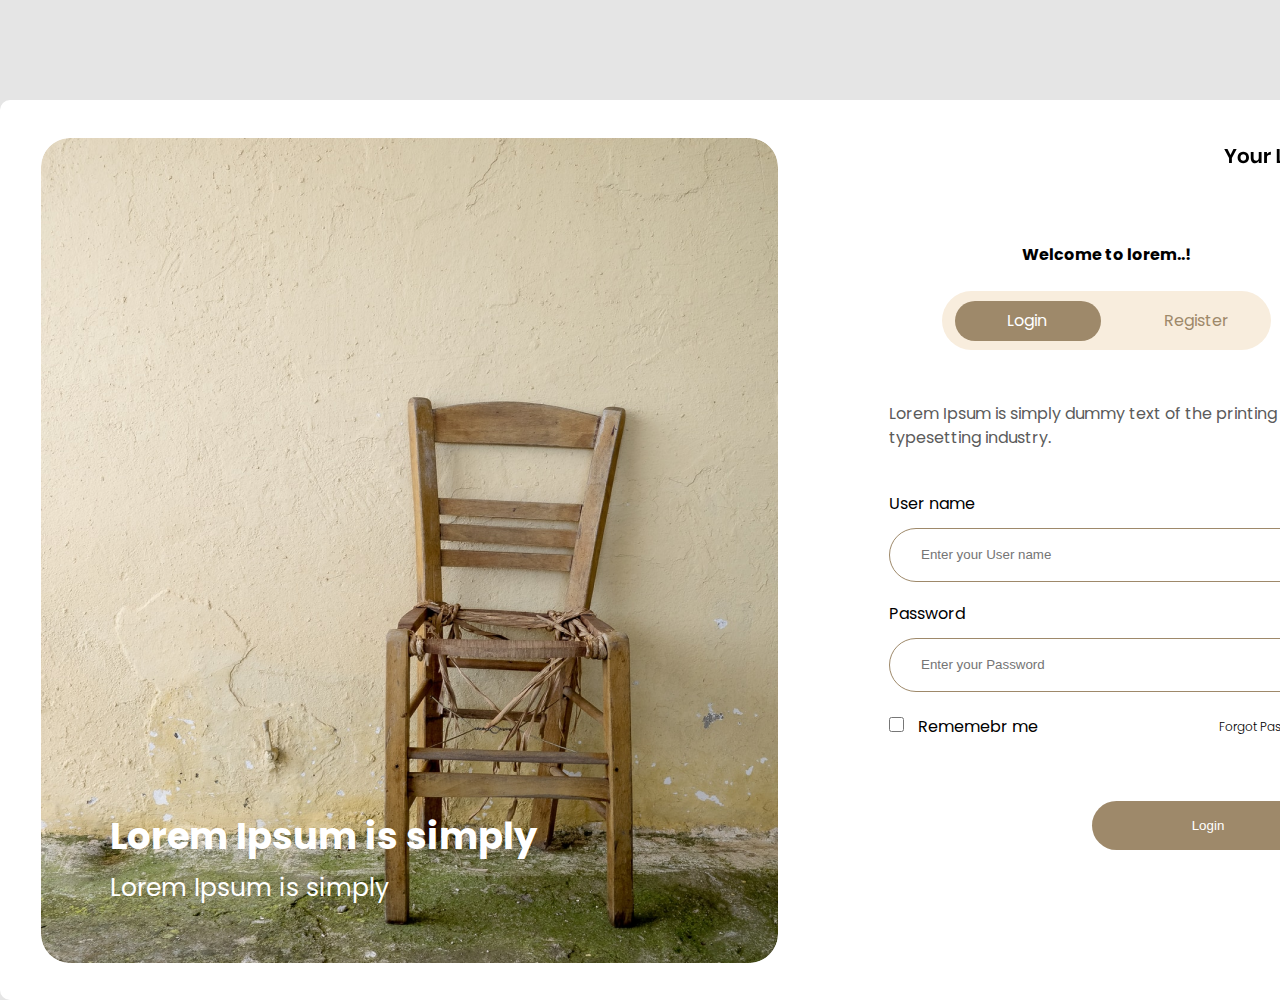
<file: index.html>
<!DOCTYPE html>
<html lang="en">
<head>
    <meta charset="UTF-8">
    <meta http-equiv="X-UA-Compatible" content="IE=edge">
    <meta name="viewport" content="width=device-width, initial-scale=1.0">
    <link rel="preconnect" href="https://fonts.googleapis.com">
    <link rel="preconnect" href="https://fonts.gstatic.com" crossorigin>
    <link href="https://fonts.googleapis.com/css2?family=Poppins:wght@300;400&display=swap" rel="stylesheet">
    <link rel="stylesheet" href="https://necolas.github.io/normalize.css/8.0.1/normalize.css">
    <link rel="stylesheet" href="css/style.css">
    <title>Login</title>
</head>
<body>
    <main>
        <section id="login-section">
            <div class="container"> 
                <div class="login-img row">
                    <div class="img-text">
                        <h2 class="img-title">Lorem Ipsum is simply</h2>
                        <p class="img-poragraph">Lorem Ipsum is simply</p>
                    </div>
                    <div class="login">
                        <div class="logo row"><a href="#"><img src="css/img/your-logo.svg" alt="logo"></a></div>
                        <div class="welcome-div">
                            <h3 class="welcome-text">Welcome to lorem..!</h3>
                        </div>
                        <div class="login-part">
                            <a class="login-btn btn" href="#">Login</a>
                            <a class="register-btn btn" href="register.html">Register</a>
                        </div>
                        <p class="lorem-text">Lorem Ipsum is simply dummy text of the printing and typesetting industry.</p>
                        <div class="info">
                            <form action="https://echo.htmlacademy.ru/">
                                <div class="name-div">
                                    <label class="user-info row" for="user-name">
                                        User name
                                        <input class="user-name-input info-btns" type="text" id="user-name" name="user name" placeholder="Enter your User name " required >
                                    </label>
                                </div>
                                <div class="password-div">
                                    <label class="user-info row" for="password">
                                        Password
                                        <input class="password info-btns" type="password" id="password" name="password" placeholder="Enter your Password" required>
                                    </label>
                                </div>
                                <div class="remember-part row">
                                    <label class="remember" for="remember">
                                        <input class="remember-inp" type="checkbox" id="remember" name="Remember">
                                        Rememebr me
                                    </label>
                                    <a class="remember-link" href="#">Forgot Password?</a>
                                </div>
                                <div class="send-btn-div">
                                    <button class="send-btn" type="submit" >Login</button>
                                </div>
                            </form>
                        </div>
                    </div>
                </div>
            </div>
        </section>
    </main>
</body>
</html>
</file>
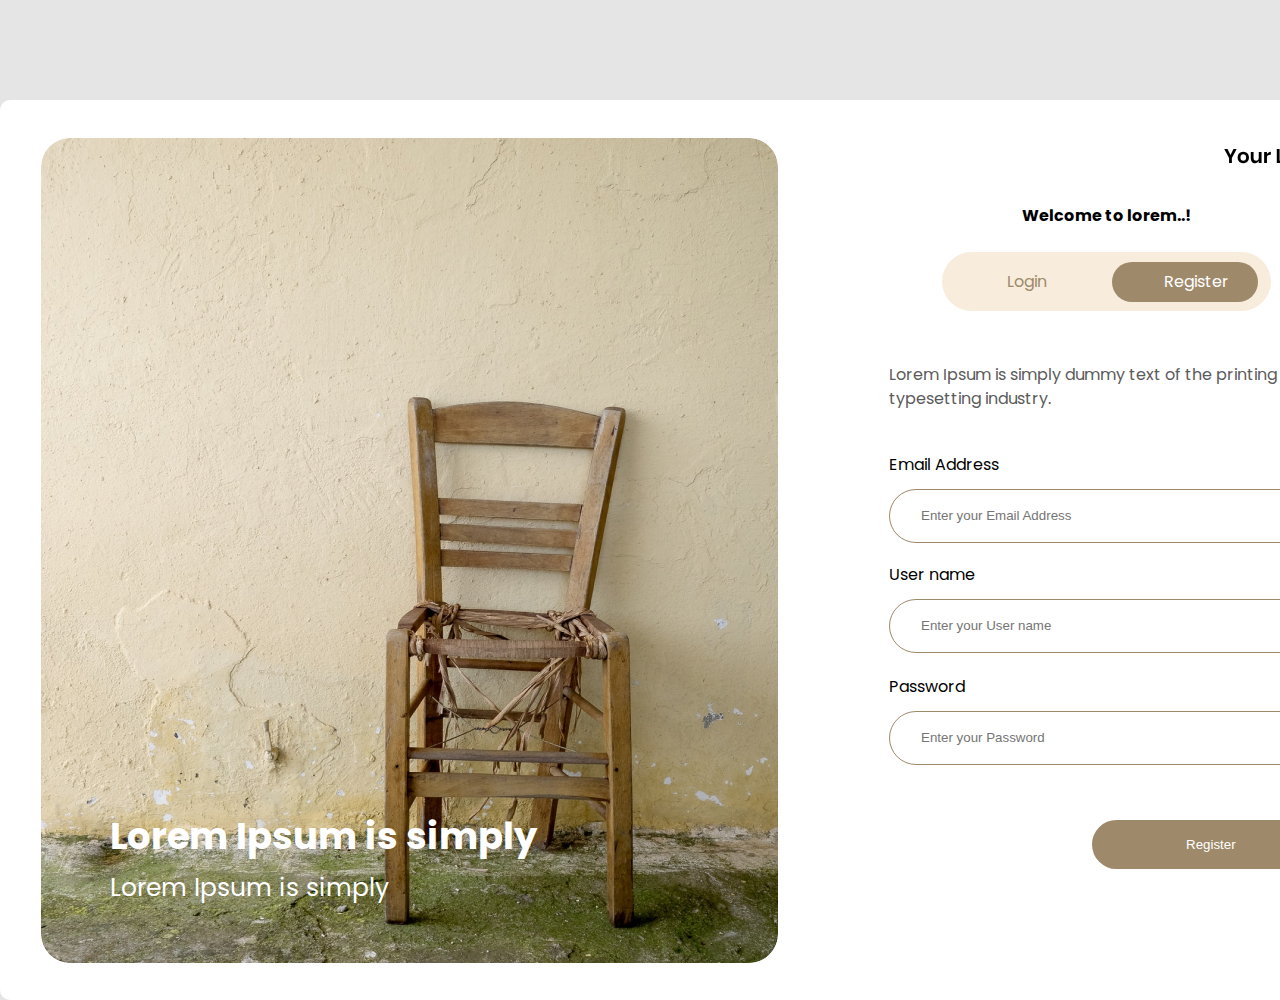
<file: register.html>
<!DOCTYPE html>
<html lang="en">
<head>
    <meta charset="UTF-8">
    <meta http-equiv="X-UA-Compatible" content="IE=edge">
    <meta name="viewport" content="width=device-width, initial-scale=1.0">
    <link rel="preconnect" href="https://fonts.googleapis.com">
    <link rel="preconnect" href="https://fonts.gstatic.com" crossorigin>
    <link href="https://fonts.googleapis.com/css2?family=Poppins:wght@300;400&display=swap" rel="stylesheet">
    <link rel="stylesheet" href="https://necolas.github.io/normalize.css/8.0.1/normalize.css">
    <link rel="stylesheet" href="css/style.css">
    <title>Register</title>
</head>
<body>
    <section id="login-section">
        <div class="container">
            <div class="login-img row">
                <div class="img-text">
                    <h2 class="img-title">Lorem Ipsum is simply</h2>
                    <p class="img-poragraph">Lorem Ipsum is simply</p>
                </div>
                <div class="login">
                    <div class="logo logo-reg row"><img src="css/img/your-logo.svg" alt="logo"></div>
                    <div class="welcome-div">
                        <h3 class="welcome-text">Welcome to lorem..!</h3>
                    </div>
                    <div class="login-part">
                        <a class="register-btn btn" href="index.html">Login</a>
                        <a class="login-btn btn" href="#" >Register</a>
                    </div>
                    <p class="lorem-text">Lorem Ipsum is simply dummy text of the printing and typesetting industry.</p>
                    <div class="info">
                        <form action="https://echo.htmlacademy.ru/">
                            <div class="name-div">
                                <label class="user-info row" for="email">
                                    Email Address
                                    <input class="user-name-input info-btns" type="email" id="email" name="user name" placeholder="Enter your Email Address" required >
                                </label>
                            </div>
                            <div class="password-div">
                                <label class="user-info row" for="user-name">
                                    User name
                                    <input class="password info-btns" type="text" id="user-name" name="password" placeholder="Enter your User name" required>
                                </label>
                            </div>
                            <div class="password-div bott">
                                <label class="user-info row" for="password">
                                    Password
                                    <input class="password info-btns" type="password" id="password" name="password" placeholder="Enter your Password" required>
                                </label>
                            </div>
                            <div class="send-btn-div">
                                <button class="send-btn" type="submit" >Register</button>
                            </div>
                        </form>
                    </div>
                </div>
            </div>
        </div>
    </section>
</body>
</html>
</file>
<file: css/style.css>
*{
    margin: 0;
    padding: 0;
    box-sizing: border-box;
}
body{
    background-color: #fff;
    font-family: 'Poppins', sans-serif;
    min-height: 100vh;
    display: flex;
    flex-direction: column;
    background-color: #e5e5e5;
}
main{
    flex-grow: 1;
}
.container{
    width: 1440px;
    margin-left: auto;
    margin-right: auto;
    padding-top: 100px;
}

.login-img{
    background-color: #fff;
    padding: 38px 51px 37px 41px;
    border-radius: 10px;
}
.row{
    display: flex;
    justify-content: space-between;
}
.img-text{
    padding: 671px 233px 55px 69px;
    background-image: url('img/chair.png');
    background-repeat: no-repeat;
    width: 737px;
    height: 825px;
    border-radius: 29px;
}
.img-title{
    width: 435px;
    font-family: 'Poppins';
    font-weight: bold;
    font-size: 37px;
    line-height: 55px;
    color: #fff;
    margin-bottom: 5px;
}
.img-poragraph{
    font-family: 'Poppins';
    font-style: normal;
    font-size: 25px;
    line-height: 37px;
    color: #fff;
}
.login{
    width: 737px;
    height: 825px;
    padding: 10px 116px 107px 111px;
}
.logo{
    justify-content: end;
    margin-bottom: 67px;
}
.welcome-text{
    font-family: 'Poppins';
    font-size: 16px;
    line-height: 24px;
    color: #000000;
    text-align: center;
    margin-bottom: 24px;
}
.login-part{
    width: 329px;
    height: 59px;
    padding: 13px 13px;
    background: #f8eddd;
    border-radius: 33px;
    display: flex;
    justify-content: space-between;
    margin-left: auto;
    margin-right: auto;
    align-items: center;
    margin-bottom: 52px;
}
.btn{
    width: 146px;
    height: 40px;
    padding: 8px 52px;
    border-radius: 33px;
    text-decoration: none;
    display: flex;
    /* flex-direction: column; */
    align-items: center;
}
.login-btn{
    background-color: #9e896a;
    color: #fff;
}
.register-btn{
    width: 146px;
    color: #9E896A;
    text-align: center;
}
.register-btn:hover{
    transition: all 0.7s ease;
    background-color: #9e896a;
    color: #fff;
}
.lorem-text{
    font-family: 'Poppins';
    font-size: 16px;
    line-height: 24px;
    color: #5b5b5b;
    margin-bottom: 42px;
}
.user-info{
    height: 90px;
    flex-direction: column;
    justify-content: space-between; 
    font-family: 'Poppins';
    font-size: 16px;
    line-height: 24px;
    color: #000; 
}
.info-btns{
    width: 435px;
    height: 54px;
    padding: 15px 31px 16px 31px ;
    background-color: #fff;
    border: 1px solid #9e896a;
    border-radius: 40px;
    border: 1px solid #9e896a;
}

.name-div{
    margin-bottom: 20px;
}
.password-div{
    margin-bottom: 22px;
}
.remember-part{
    margin-bottom: 62px;
    align-items: center;
}
.remember-inp{
    width: 15px;
    height: 15px;
    margin-right: 10px;
}
.remember-link{
    text-decoration: none;
    font-family: 'Poppins';
    font-weight: 300;
    font-size: 12px;
    line-height: 18px;
    color: #000;
}
.send-btn{
    width: 232px;
    height: 49px;
    padding: 13px 94px;
    background-color: #9e896a;
    border-radius: 36px;
    color: #fff;
    border: none;
}
.send-btn:hover{
    background-color: #fff;
    color:#9e896a;
    outline: 3px solid  #9e896a;
    transition: all 1s ease;
}
.send-btn-div{
    display: flex;
    justify-content: end;   
}

/* logo-reg */
.logo-reg{
    margin-bottom: 35px;
}
.bott{
    margin-bottom: 55px;
}
</file>
